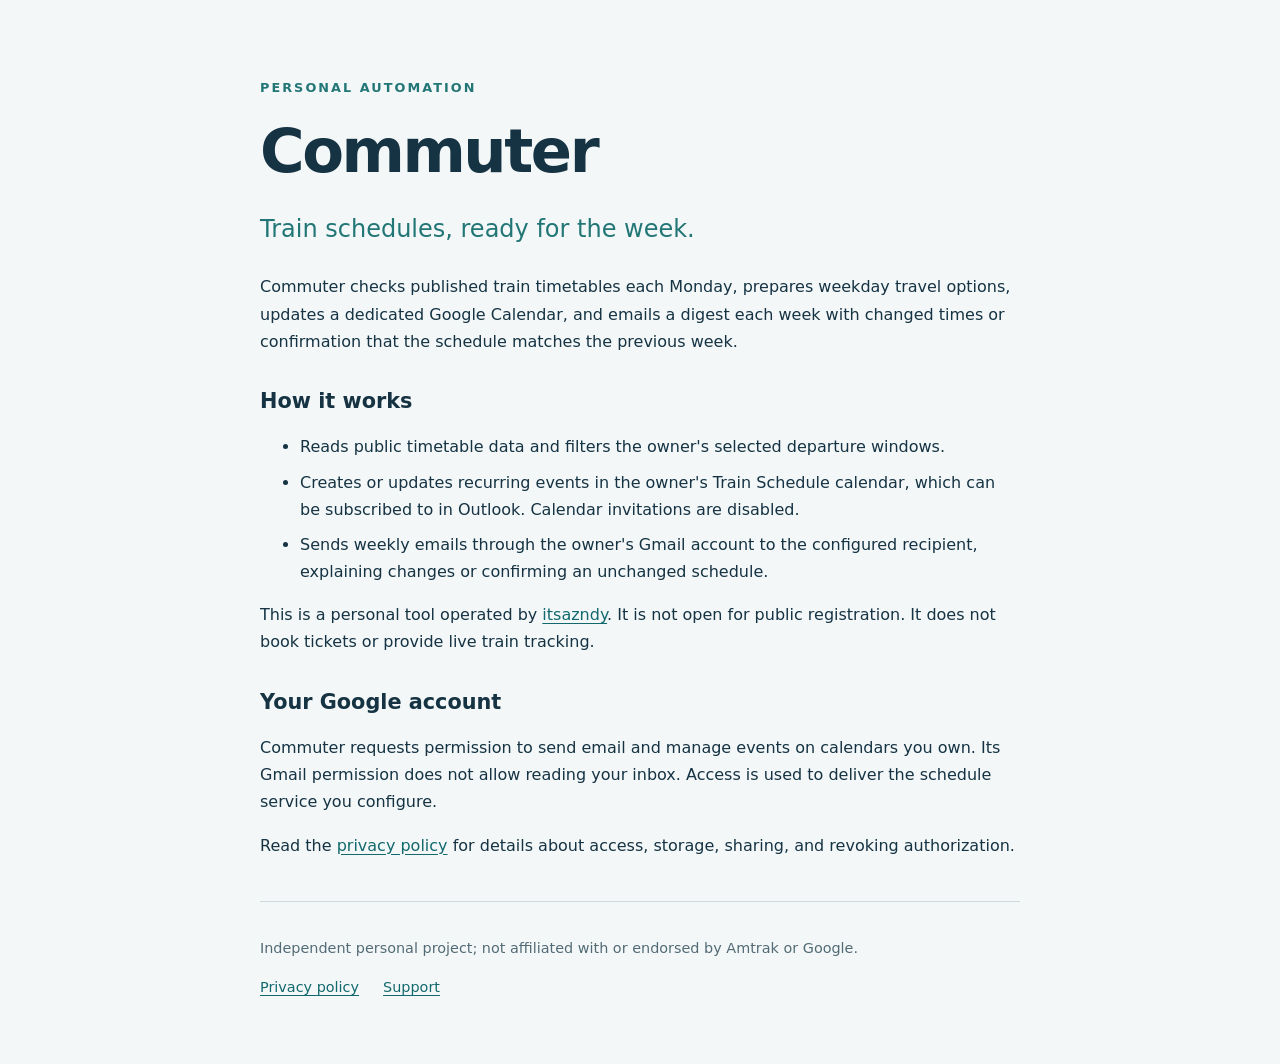
<file: index.html>
<!doctype html>
<html lang="en"><head><meta charset="utf-8"><meta name="viewport" content="width=device-width, initial-scale=1"><title>Commuter — personal train schedule updates</title><meta name="description" content="Commuter is a private, personal automation for weekly train schedules, a subscribable calendar, and weekly schedule emails."><link rel="stylesheet" href="style.css"></head>
<body><main><p class="eyebrow">PERSONAL AUTOMATION</p><h1>Commuter</h1><p class="lead">Train schedules, ready for the week.</p><p>Commuter checks published train timetables each Monday, prepares weekday travel options, updates a dedicated Google Calendar, and emails a digest each week with changed times or confirmation that the schedule matches the previous week.</p><section><h2>How it works</h2><ul><li>Reads public timetable data and filters the owner's selected departure windows.</li><li>Creates or updates recurring events in the owner's Train Schedule calendar, which can be subscribed to in Outlook. Calendar invitations are disabled.</li><li>Sends weekly emails through the owner's Gmail account to the configured recipient, explaining changes or confirming an unchanged schedule.</li></ul><p>This is a personal tool operated by <a href="https://github.com/itsazndy">itsazndy</a>. It is not open for public registration. It does not book tickets or provide live train tracking.</p></section><section><h2>Your Google account</h2><p>Commuter requests permission to send email and manage events on calendars you own. Its Gmail permission does not allow reading your inbox. Access is used to deliver the schedule service you configure.</p><p>Read the <a href="privacy.html">privacy policy</a> for details about access, storage, sharing, and revoking authorization.</p></section><footer><p>Independent personal project; not affiliated with or endorsed by Amtrak or Google.</p><nav><a href="privacy.html">Privacy policy</a><a href="https://github.com/itsazndy/commuter-info/issues">Support</a></nav></footer></main></body></html>
</file>
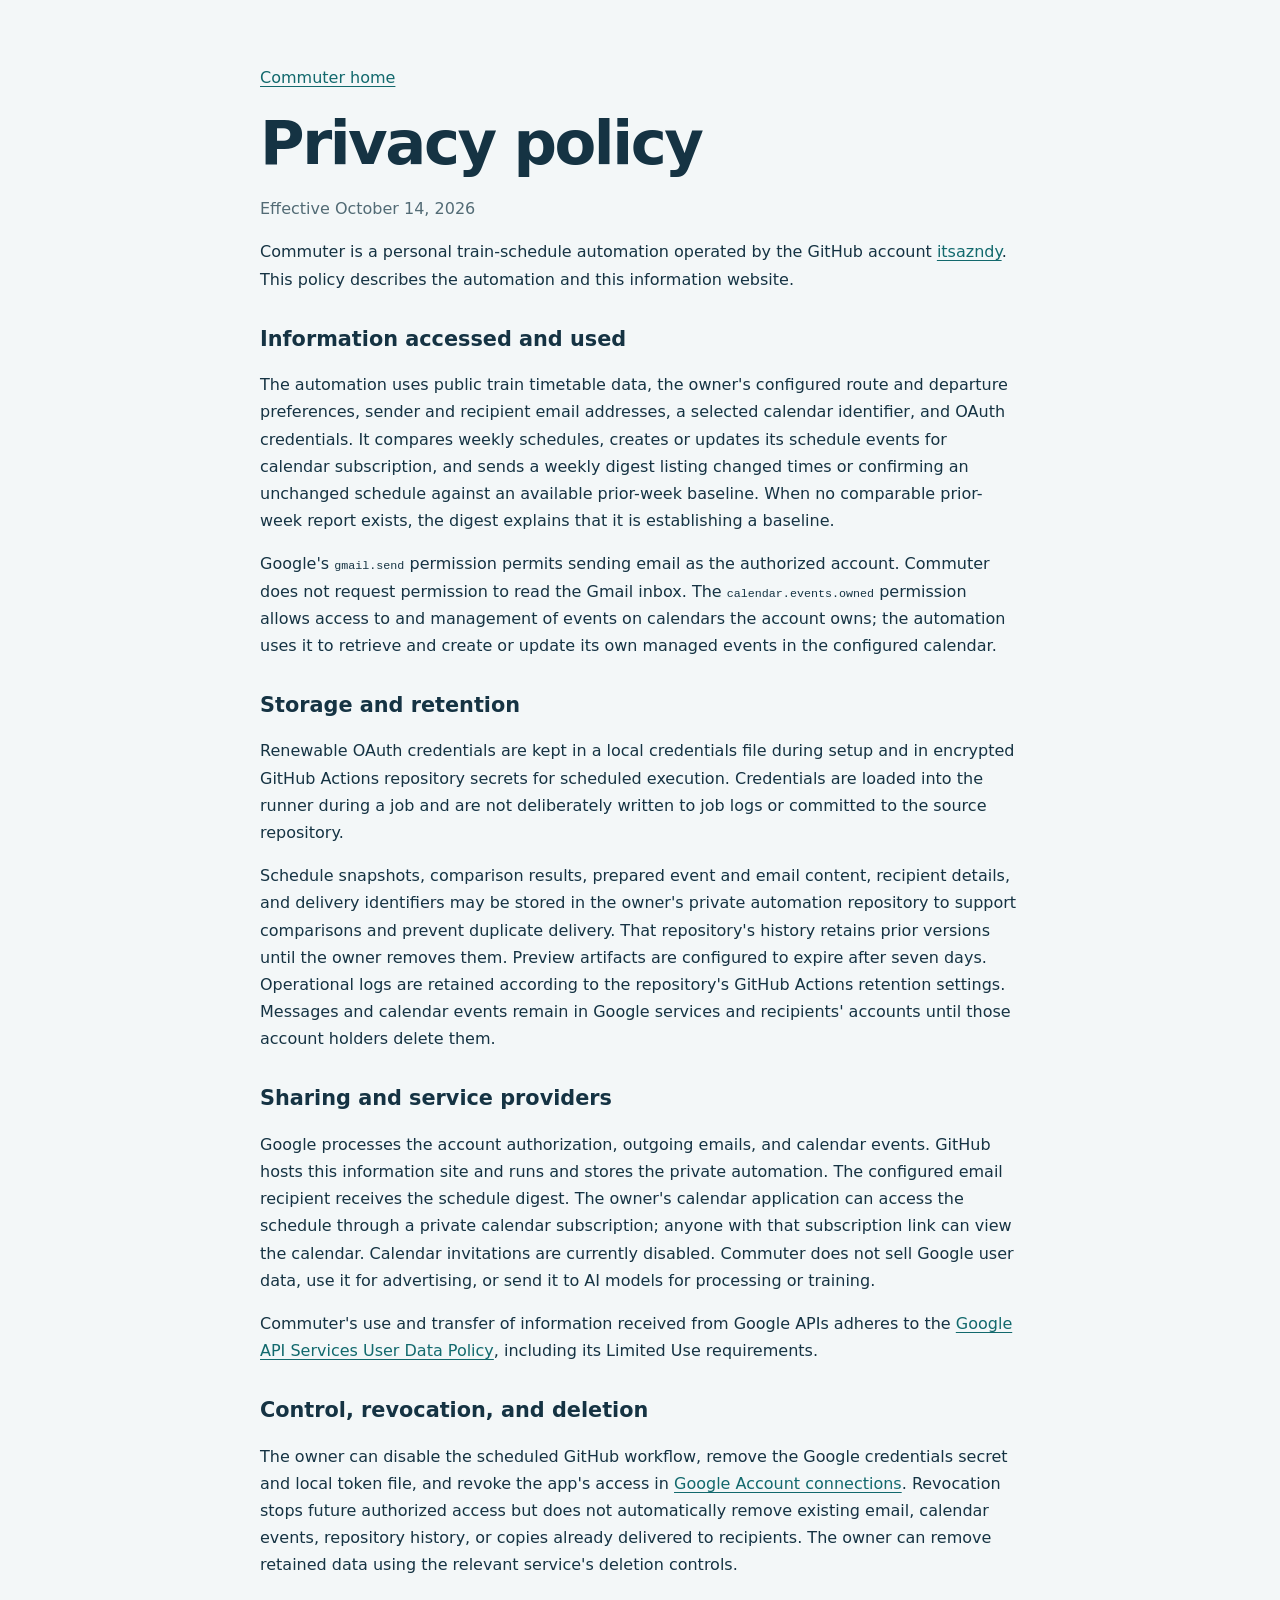
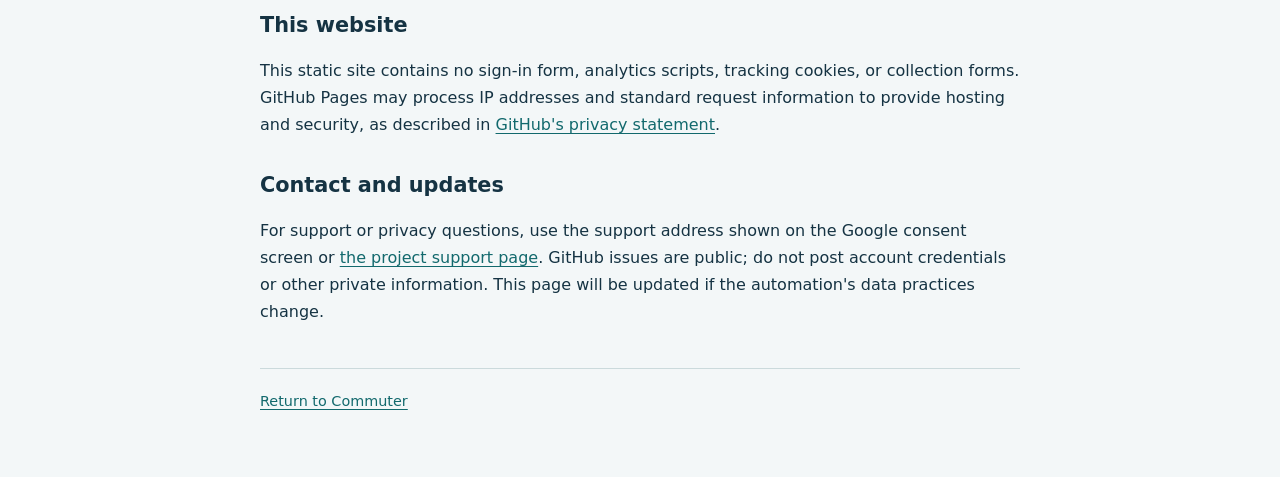
<file: privacy.html>
<!doctype html>
<html lang="en"><head><meta charset="utf-8"><meta name="viewport" content="width=device-width, initial-scale=1"><title>Privacy policy — Commuter</title><link rel="stylesheet" href="style.css"></head>
<body><main><nav><a href="./">Commuter home</a></nav><h1>Privacy policy</h1><p class="muted">Effective October 14, 2026</p><p>Commuter is a personal train-schedule automation operated by the GitHub account <a href="https://github.com/itsazndy">itsazndy</a>. This policy describes the automation and this information website.</p><h2>Information accessed and used</h2><p>The automation uses public train timetable data, the owner's configured route and departure preferences, sender and recipient email addresses, a selected calendar identifier, and OAuth credentials. It compares weekly schedules, creates or updates its schedule events for calendar subscription, and sends a weekly digest listing changed times or confirming an unchanged schedule against an available prior-week baseline. When no comparable prior-week report exists, the digest explains that it is establishing a baseline.</p><p>Google's <code>gmail.send</code> permission permits sending email as the authorized account. Commuter does not request permission to read the Gmail inbox. The <code>calendar.events.owned</code> permission allows access to and management of events on calendars the account owns; the automation uses it to retrieve and create or update its own managed events in the configured calendar.</p><h2>Storage and retention</h2><p>Renewable OAuth credentials are kept in a local credentials file during setup and in encrypted GitHub Actions repository secrets for scheduled execution. Credentials are loaded into the runner during a job and are not deliberately written to job logs or committed to the source repository.</p><p>Schedule snapshots, comparison results, prepared event and email content, recipient details, and delivery identifiers may be stored in the owner's private automation repository to support comparisons and prevent duplicate delivery. That repository's history retains prior versions until the owner removes them. Preview artifacts are configured to expire after seven days. Operational logs are retained according to the repository's GitHub Actions retention settings. Messages and calendar events remain in Google services and recipients' accounts until those account holders delete them.</p><h2>Sharing and service providers</h2><p>Google processes the account authorization, outgoing emails, and calendar events. GitHub hosts this information site and runs and stores the private automation. The configured email recipient receives the schedule digest. The owner's calendar application can access the schedule through a private calendar subscription; anyone with that subscription link can view the calendar. Calendar invitations are currently disabled. Commuter does not sell Google user data, use it for advertising, or send it to AI models for processing or training.</p><p>Commuter's use and transfer of information received from Google APIs adheres to the <a href="https://developers.google.com/terms/api-services-user-data-policy">Google API Services User Data Policy</a>, including its Limited Use requirements.</p><h2>Control, revocation, and deletion</h2><p>The owner can disable the scheduled GitHub workflow, remove the Google credentials secret and local token file, and revoke the app's access in <a href="https://myaccount.google.com/connections">Google Account connections</a>. Revocation stops future authorized access but does not automatically remove existing email, calendar events, repository history, or copies already delivered to recipients. The owner can remove retained data using the relevant service's deletion controls.</p><h2>This website</h2><p>This static site contains no sign-in form, analytics scripts, tracking cookies, or collection forms. GitHub Pages may process IP addresses and standard request information to provide hosting and security, as described in <a href="https://docs.github.com/en/site-policy/privacy-policies/github-general-privacy-statement">GitHub's privacy statement</a>.</p><h2>Contact and updates</h2><p>For support or privacy questions, use the support address shown on the Google consent screen or <a href="https://github.com/itsazndy/commuter-info/issues">the project support page</a>. GitHub issues are public; do not post account credentials or other private information. This page will be updated if the automation's data practices change.</p><footer><a href="./">Return to Commuter</a></footer></main></body></html>
</file>
<file: style.css>
:root{font-family:system-ui,-apple-system,BlinkMacSystemFont,"Segoe UI",sans-serif;color:#153343;background:#f3f7f8;line-height:1.7}body{margin:0}main{max-width:760px;margin:0 auto;padding:64px 24px}h1{font-size:clamp(2.3rem,7vw,3.8rem);line-height:1.12;letter-spacing:-.04em;margin:18px 0}h2{font-size:1.3rem;margin-top:32px;line-height:1.4}.eyebrow{font-size:.8rem;letter-spacing:.16em;font-weight:750;color:#237676}.lead{font-size:1.5rem;color:#237676}section{margin-top:32px}a{color:#12696d;text-underline-offset:3px}a:hover{color:#0a4245}li{margin:8px 0}footer{margin-top:42px;border-top:1px solid #cbdadc;padding-top:20px;font-size:.9rem;color:#526b75}nav{display:flex;gap:24px}.muted{color:#526b75}code{font-size:.9em;overflow-wrap:anywhere}@media(max-width:500px){main{padding:32px 20px}}
</file>
